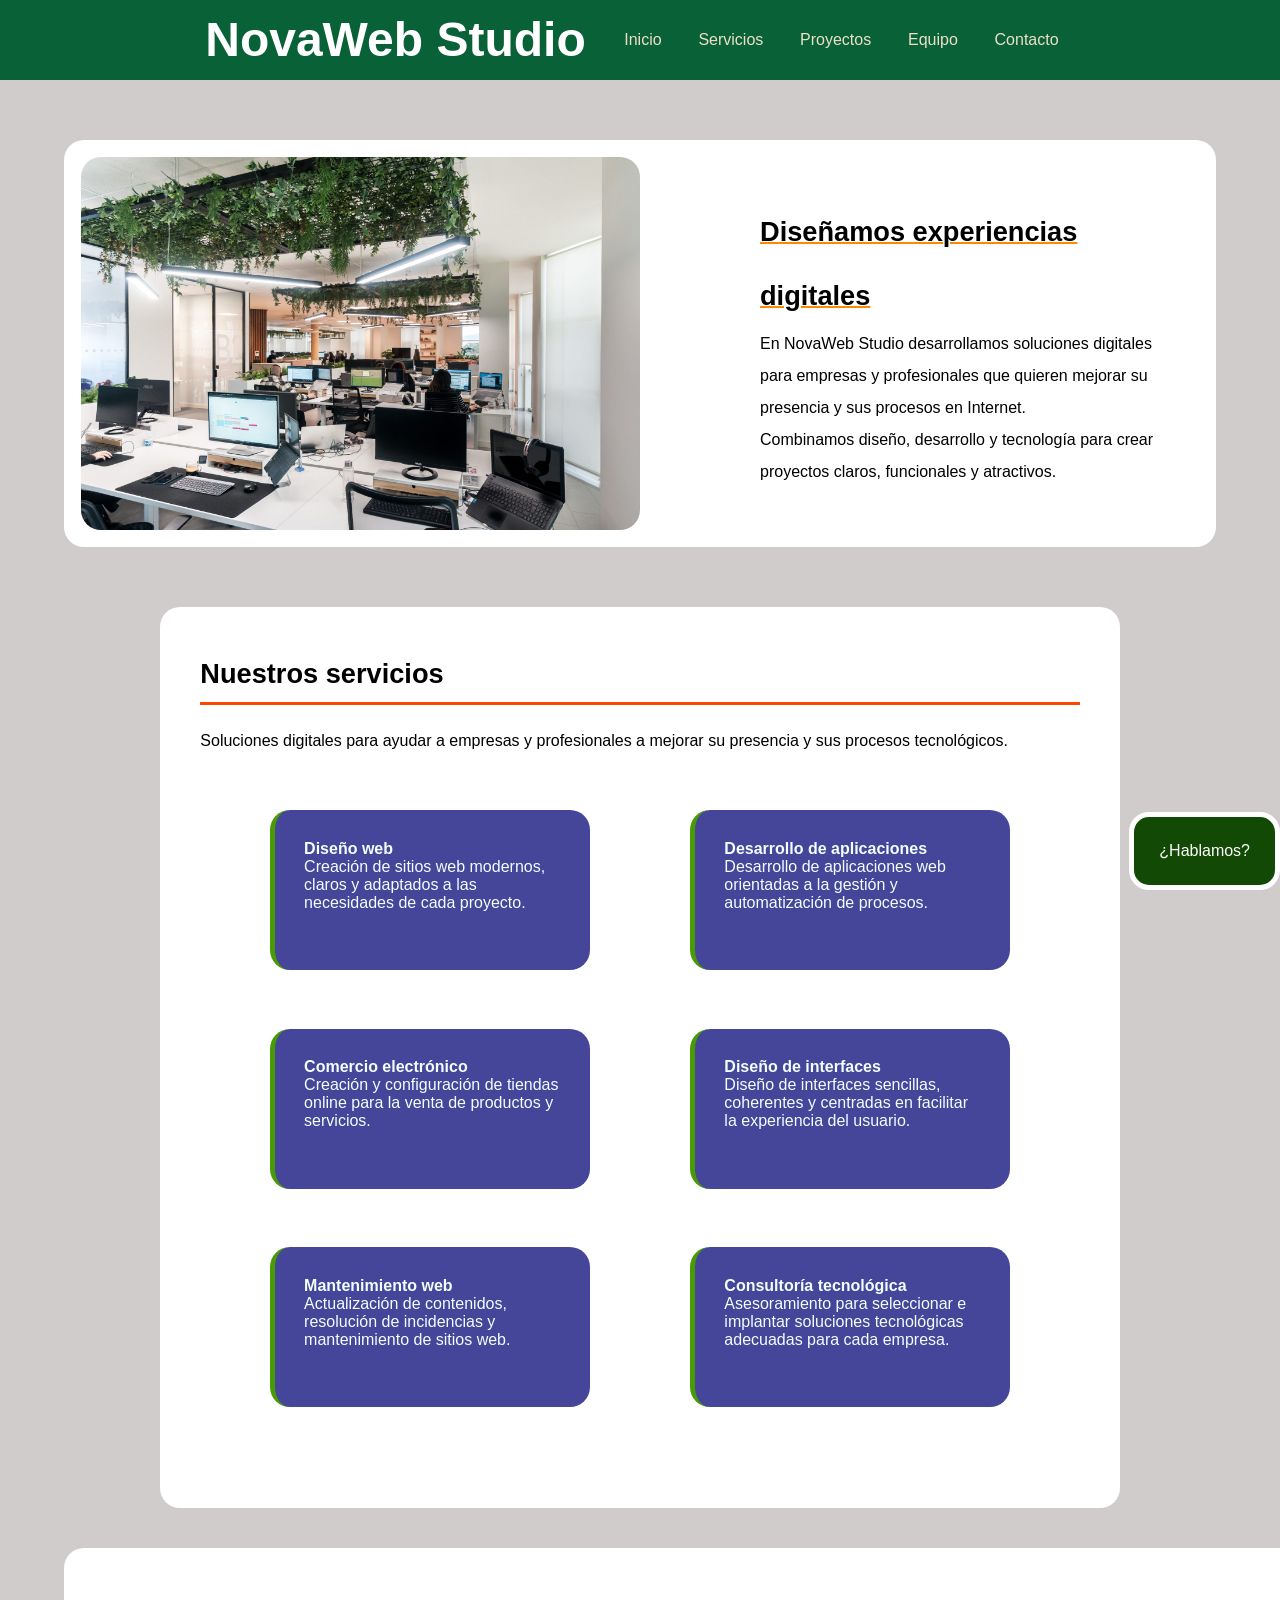
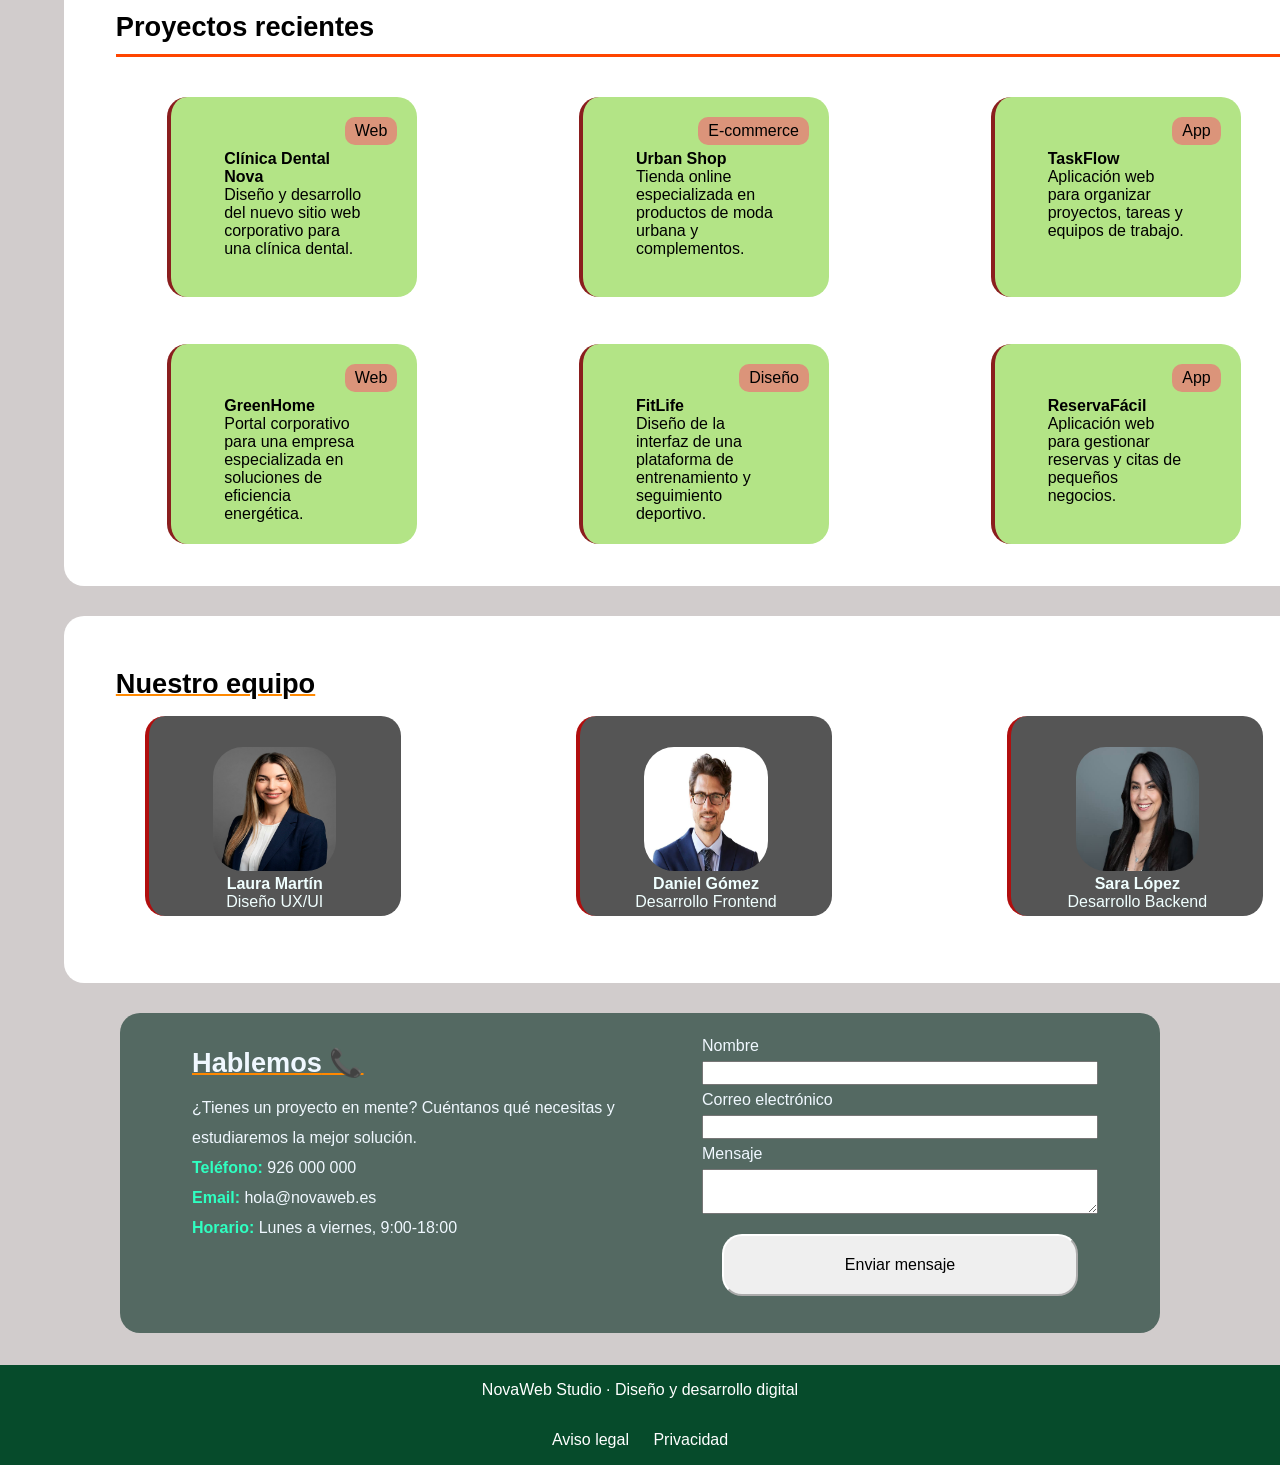
<file: Practica5/index.html>
<!DOCTYPE html>
<html lang="es">

<head>
    <meta charset="UTF-8">
    <meta name="viewport" content="width=device-width, initial-scale=1.0">
    <title>NovaWeb Studio</title>
    <link rel="stylesheet" href="estilos.css">
</head>

<body>
    <header>
        <h1>NovaWeb Studio</h1>
        <nav>
            <a href="#inicio">Inicio</a>
            <a href="#servicios">Servicios</a>
            <a href="#proyectos">Proyectos</a>
            <a href="#equipo">Equipo</a>
            <a href="#contacto">Contacto</a>
        </nav>
    </header>
    <main>
        <section id="inicio" class="presentacion">
            <img src="img/estudio.jpg" alt="Equipo de NovaWeb Studio trabajando">
            <div class="texto">
                <h2>Diseñamos experiencias digitales</h2>
                <p>En NovaWeb Studio desarrollamos soluciones digitales para empresas y profesionales que
                    quieren mejorar su presencia y sus procesos en Internet.</p>
                <p>Combinamos diseño, desarrollo y tecnología para crear proyectos claros, funcionales y
                    atractivos.</p>
            </div>
        </section>
        <section id="servicios">
            <h2>Nuestros servicios</h2>
            <p class="introduccion-servicios">Soluciones digitales para ayudar a empresas y profesionales a
                mejorar su presencia y sus procesos tecnológicos.</p>
            <div class="contenedor-servicios">
                <article class="servicio">
                    <h3>Diseño web</h3>
                    <p>Creación de sitios web modernos, claros y adaptados a las necesidades de cada
                        proyecto.</p>
                </article>
                <article class="servicio">
                    <h3>Desarrollo de aplicaciones</h3>
                    <p>Desarrollo de aplicaciones web orientadas a la gestión y automatización de
                        procesos.</p>
                </article>
                <article class="servicio">
                    <h3>Comercio electrónico</h3>
                    <p>Creación y configuración de tiendas online para la venta de productos y servicios.</p>
                </article>
                <article class="servicio">
                    <h3>Diseño de interfaces</h3>
                    <p>Diseño de interfaces sencillas, coherentes y centradas en facilitar la experiencia del
                        usuario.</p>
                </article>
                <article class="servicio">
                    <h3>Mantenimiento web</h3>
                    <p>Actualización de contenidos, resolución de incidencias y mantenimiento de sitios
                        web.</p>
                </article>
                <article class="servicio">
                    <h3>Consultoría tecnológica</h3>
                    <p>Asesoramiento para seleccionar e implantar soluciones tecnológicas adecuadas para cada
                        empresa.</p>
                </article>
            </div>
        </section>
        <section id="proyectos">
            <h2>Proyectos recientes</h2>
            <div class="contenedor-proyectos">
                <article class="proyecto">
                    <span class="etiqueta">Web</span>
                    <h3>Clínica Dental Nova</h3>
                    <p>Diseño y desarrollo del nuevo sitio web corporativo para una clínica dental.</p>
                </article>
                <article class="proyecto">
                    <span class="etiqueta">E-commerce</span>
                    <h3>Urban Shop</h3>
                    <p>Tienda online especializada en productos de moda urbana y complementos.</p>
                </article>
                <article class="proyecto">
                    <span class="etiqueta">App</span>
                    <h3>TaskFlow</h3>
                    <p>Aplicación web para organizar proyectos, tareas y equipos de trabajo.</p>
                </article>
                <article class="proyecto">
                    <span class="etiqueta">Web</span>
                    <h3>GreenHome</h3>
                    <p>Portal corporativo para una empresa especializada en soluciones de eficiencia
                        energética.</p>
                </article>
                <article class="proyecto">
                    <span class="etiqueta">Diseño</span>
                    <h3>FitLife</h3>
                    <p>Diseño de la interfaz de una plataforma de entrenamiento y seguimiento deportivo.</p>
                </article>
                <article class="proyecto">
                    <span class="etiqueta">App</span>
                    <h3>ReservaFácil</h3>
                    <p>Aplicación web para gestionar reservas y citas de pequeños negocios.</p>
                </article>
            </div>
        </section>
        <section id="equipo">
            <h2>Nuestro equipo</h2>
            <div class="contenedor-equipo">
                <article class="miembro">
                    <img src="img/laura.jpg" alt="Laura Martín">
                    <h3>Laura Martín</h3>
                    <p>Diseño UX/UI</p>
                </article>
                <article class="miembro">
                    <img src="img/daniel.jpg" alt="Daniel Gómez">
                    <h3>Daniel Gómez</h3>
                    <p>Desarrollo Frontend</p>
                </article>
                <article class="miembro">
                    <img src="img/sara.jpg" alt="Sara López">
                    <h3>Sara López</h3>
                    <p>Desarrollo Backend</p>
                </article>
            </div>
        </section>
        <section id="contacto" class="contacto">
            <div class="datos-contacto">
                <h2>Hablemos</h2>
                <p>¿Tienes un proyecto en mente? Cuéntanos qué necesitas y estudiaremos la mejor solución.</p>
                <p><strong>Teléfono:</strong> 926 000 000</p>
                <p><strong>Email:</strong> hola@novaweb.es</p>
                <p><strong>Horario:</strong> Lunes a viernes, 9:00-18:00</p>
            </div>
            <form class="formulario">
                <label for="nombre">Nombre</label>
                <input type="text" id="nombre" required>
                <label for="email">Correo electrónico</label>
                <input type="email" id="email" required>
                <label for="mensaje">Mensaje</label>
                <textarea id="mensaje" required></textarea>
                <button type="submit">Enviar mensaje</button>
            </form>
        </section>
    </main>
    <a href="#contacto" class="ayuda">¿Hablamos?</a>
    <footer>
        <p>NovaWeb Studio · Diseño y desarrollo digital</p>
        <p>
            <a href="#">Aviso legal</a>
            <a href="#">Privacidad</a>
        </p>
    </footer>
</body>

</html>
</file>
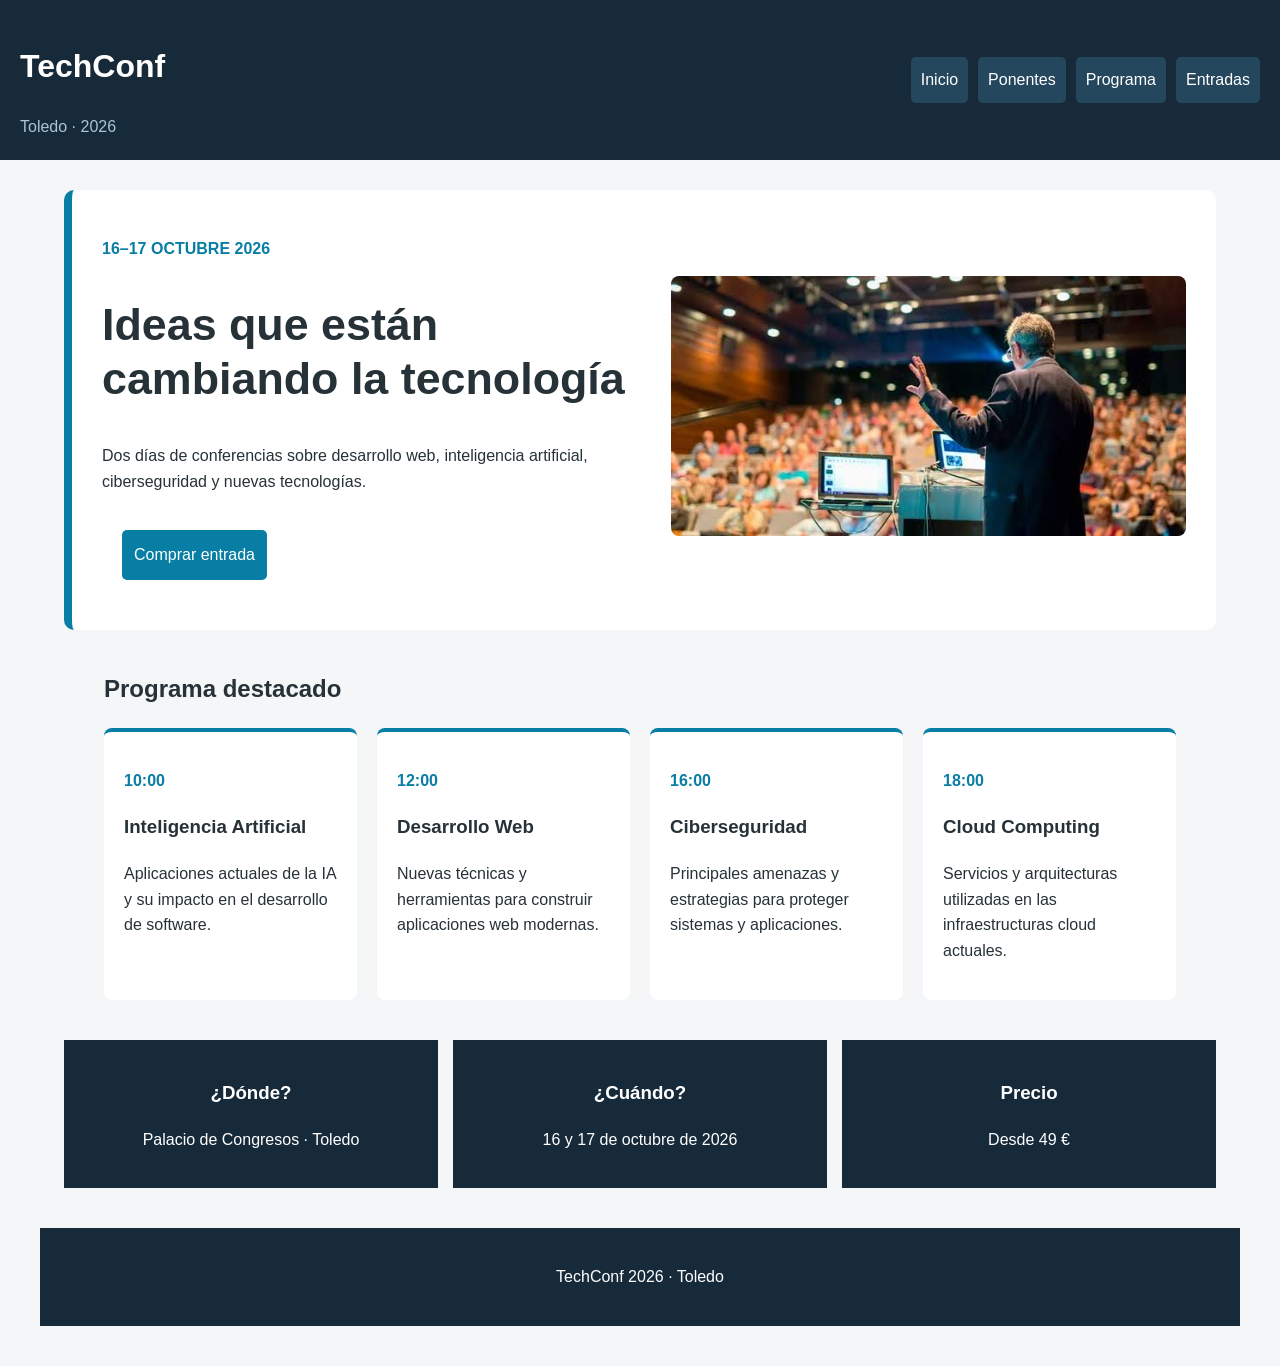
<file: hastaPrimerExamen/Practica 6/index.html>
<!DOCTYPE html>
<html lang="es">

<head>
    <meta charset="UTF-8">
    <meta name="viewport" content="width=device-width, initial-scale=1.0">
    <title>TechConf 2026</title>
    <link rel="stylesheet" href="estilos.css">
</head>

<body>
    <header class="cabecera">
        <div class="logo">
            <h1>TechConf</h1>
            <p>Toledo · 2026</p>
        </div>
        <nav class="menu">
            <a href="#">Inicio</a>
            <a href="#">Ponentes</a>
            <a href="#">Programa</a>
            <a href="#">Entradas</a>
        </nav>
    </header>
    <main class="contenedor">
        <section class="presentacion">
            <div class="presentacion-texto">
                <p class="fecha">16–17 OCTUBRE 2026</p>
                <h2>Ideas que están cambiando la tecnología</h2>
                <p>Dos días de conferencias sobre desarrollo web,
                    inteligencia artificial, ciberseguridad y nuevas tecnologías.</p>
                <a href="#" class="boton">Comprar entrada</a>
            </div>
            <div class="presentacion-imagen">
                <img src="imagenes/conferencia.jpeg" alt="Conferencia tecnológica">
            </div>
        </section>
        <section class="programa">
            <h2>Programa destacado</h2>
            <div class="tarjetas">
                <article class="tarjeta">
                    <p class="hora">10:00</p>
                    <h3>Inteligencia
                        Artificial</h3>
                    <p>Aplicaciones actuales de la IA y su impacto en el desarrollo de
                        software.</p>
                </article>
                <article class="tarjeta">
                    <p class="hora">12:00</p>
                    <h3>Desarrollo Web</h3>
                    <p>Nuevas
                        técnicas y herramientas para construir aplicaciones web modernas.</p>
                </article>
                <article class="tarjeta">
                    <p class="hora">16:00</p>
                    <h3>Ciberseguridad</h3>
                    <p>Principales amenazas y estrategias para proteger
                        sistemas y aplicaciones.</p>
                </article>
                <article class="tarjeta">
                    <p class="hora">18:00</p>
                    <h3>Cloud
                        Computing</h3>
                    <p>Servicios y arquitecturas utilizadas en las infraestructuras cloud
                        actuales.</p>
                </article>
            </div>
        </section>
        <section class="informacion">
            <div>
                <h3>¿Dónde?</h3>
                <p>Palacio de Congresos · Toledo</p>
            </div>
            <div>
                <h3>¿Cuándo?</h3>
                <p>16 y 17 de octubre de 2026</p>
            </div>
            <div>
                <h3>Precio</h3>
                <p>Desde 49 €</p>
            </div>
        </section>
    </main>
    <footer class="pie">
        <p>TechConf 2026 · Toledo</p>
    </footer>
</body>

</html>
</file>
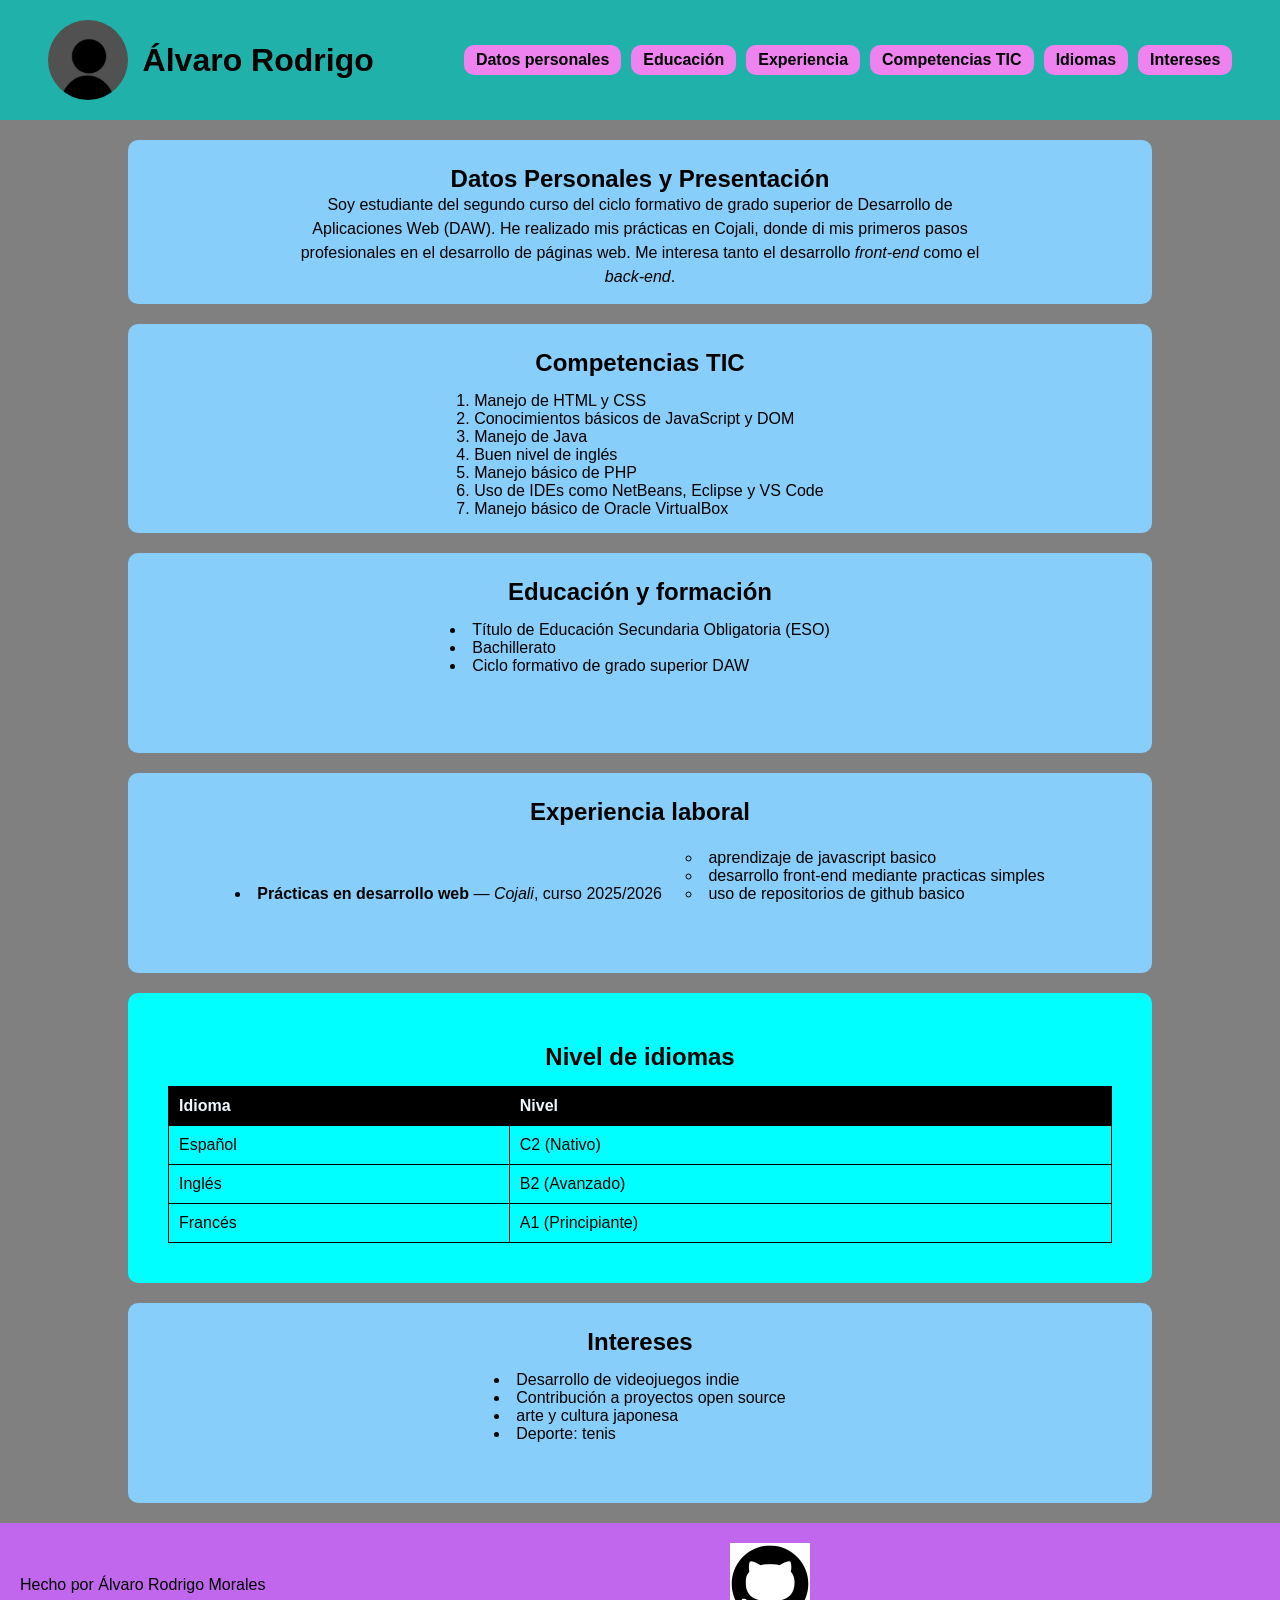
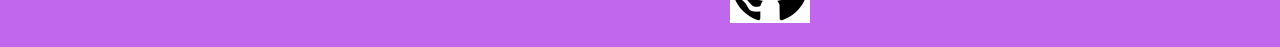
<file: curriculum_practica2/curriculum.html>
<!DOCTYPE html>
<html lang="es">

<head>
    <meta charset="UTF-8">
    <meta name="viewport" content="width=device-width, initial-scale=1.0">
    <title>Currículum</title>
    <link rel="stylesheet" href="css/estilos.css">
</head>

<body>
    <header id="inicio">
        <div id="presentacion">
            <img id="pfp" src="images/pfp.jpeg" alt="foto de perfil de Álvaro Rodrigo" width="80">
            <h1>Álvaro Rodrigo</h1>
        </div>
        <nav>
            <a href="#DatosPersonales">Datos personales</a>
            <a href="#EducacionYFormacion">Educación</a>
            <a href="#Experiencia">Experiencia</a>
            <a href="#habilidades">Competencias TIC</a>
            <a href="#Idiomas">Idiomas</a>
            <a href="#Intereses">Intereses</a>
        </nav>
    </header>
    <main>
        <article class="cuerpo1">
            <h2 id="DatosPersonales">Datos Personales y Presentación</h2>
            <p>
                Soy estudiante del segundo curso del ciclo formativo de grado superior de
                Desarrollo de Aplicaciones Web (DAW).
                He realizado mis prácticas en Cojali, donde di mis primeros pasos
                profesionales en el desarrollo de páginas web.
                Me interesa tanto el desarrollo <em>front-end</em> como el <em>back-end</em>.
            </p>
        </article>
    </main>
    <article class="cuerpo2">
        <h2 id="habilidades">Competencias TIC</h2>
        <ol>
            <li>Manejo de HTML y CSS</li>
            <li>Conocimientos básicos de JavaScript y DOM</li>
            <li>Manejo de Java</li>
            <li>Buen nivel de inglés</li>
            <li>Manejo básico de PHP</li>
            <li>Uso de IDEs como NetBeans, Eclipse y VS Code</li>
            <li>Manejo básico de Oracle VirtualBox</li>
        </ol>
    </article>
    <article class="cuerpo2">
        <h2 id="EducacionYFormacion">Educación y formación</h2>
        <ul>
            <li>Título de Educación Secundaria Obligatoria (ESO)</li>
            <li>Bachillerato</li>
            <li>
                Ciclo formativo de grado superior DAW
            </li>
        </ul>
    </article>
    <article class="cuerpo2">
        <h2 id="Experiencia">Experiencia laboral</h2>
        <ul>
            <li>
                <strong>Prácticas en desarrollo web</strong> — <cite>Cojali</cite>, curso 2025/2026
                <ul>
                    <li>aprendizaje de javascript basico</li>
                    <li>desarrollo front-end mediante practicas simples</li>
                    <li>uso de repositorios de github basico</li>
                </ul>
            </li>
        </ul>
    </article>
    <article class="cuerpo3">
        <h2 id="Idiomas">Nivel de idiomas</h2>
        <table>
            <thead>
                <tr>
                    <th>Idioma</th>
                    <th>Nivel</th>
                </tr>
            </thead>
            <tbody>
                <tr>
                    <td>Español</td>
                    <td>C2 (Nativo)</td>
                </tr>
                <tr>
                    <td>Inglés</td>
                    <td>B2 (Avanzado)</td>
                </tr>
                <tr>
                    <td>Francés</td>
                    <td>A1 (Principiante)</td>
                </tr>
            </tbody>
        </table>
    </article>
    <article class="cuerpo2">
        <h2 id="Intereses">Intereses</h2>
        <ul>
            <li>Desarrollo de videojuegos indie</li>
            <li>Contribución a proyectos open source</li>
            <li>arte y cultura japonesa</li>
            <li>Deporte: tenis</li>
        </ul>
    </article>
    <footer>
        Hecho por Álvaro Rodrigo Morales
        <div>
             <a href="https://github.com/AlvaroRodrigo69" target="_blank">
                <img src="images/images.png" alt="logo de GitHub" width="80"/>
             </a>
        </div>
    </footer>
</body>

</html>
</file>
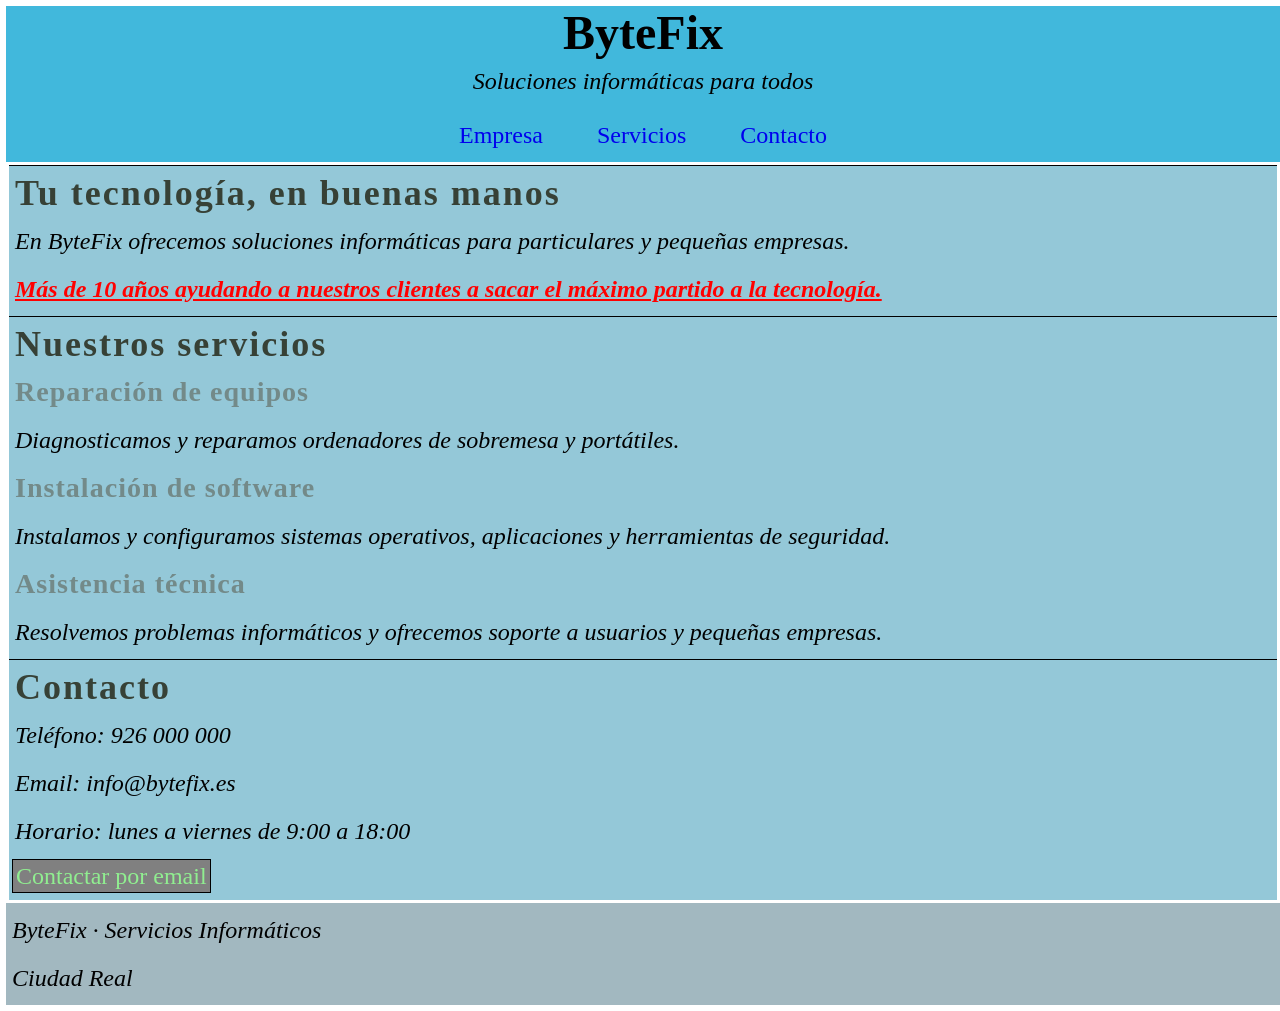
<file: Practica3/empresa.html>
<!DOCTYPE html>
<html lang="es">

<head>
    <meta charset="UTF-8">
    <meta name="viewport" content="width=device-width, initial-scale=1.0">
    <title>ByteFix - Servicios Informáticos</title>
    <link rel="stylesheet" href="estilos.css">
</head>

<body>
    <header id="cabecera">
        <h1>ByteFix</h1>
        <p class="eslogan">Soluciones informáticas para todos</p>
    </header>
    <nav>
        <a href="#empresa">Empresa</a>
        <a href="#servicios">Servicios</a>
        <a href="#contacto">Contacto</a>
    </nav>
    <main>
        <section id="empresa">
            <h2>Tu tecnología, en buenas manos</h2>
            <p>
                En ByteFix ofrecemos soluciones informáticas para
                particulares y pequeñas empresas.
            </p>
            <p class="destacado">
                Más de 10 años ayudando a nuestros clientes
                a sacar el máximo partido a la tecnología.
            </p>
        </section>
        <section id="servicios">
            <h2>Nuestros servicios</h2>
            <h3>Reparación de equipos</h3>
            <p>
                Diagnosticamos y reparamos ordenadores de sobremesa
                y portátiles.
            </p>
            <h3>Instalación de software</h3>
            <p>
                Instalamos y configuramos sistemas operativos,
                aplicaciones y herramientas de seguridad.
            </p>
            <h3>Asistencia técnica</h3>
            <p>
                Resolvemos problemas informáticos y ofrecemos
                soporte a usuarios y pequeñas empresas.
            </p>
        </section>
        <section id="contacto">
            <h2>Contacto</h2>
            <p>Teléfono: 926 000 000</p>
            <p>Email: info@bytefix.es</p>
            <p>Horario: lunes a viernes de 9:00 a 18:00</p>
            <a class="boton" href="mailto:info@bytefix.es">
                Contactar por email
            </a>
        </section>
    </main>
    <footer>
        <p>ByteFix · Servicios Informáticos</p>
        <p>Ciudad Real</p>
    </footer>
</body>

</html>
</file>
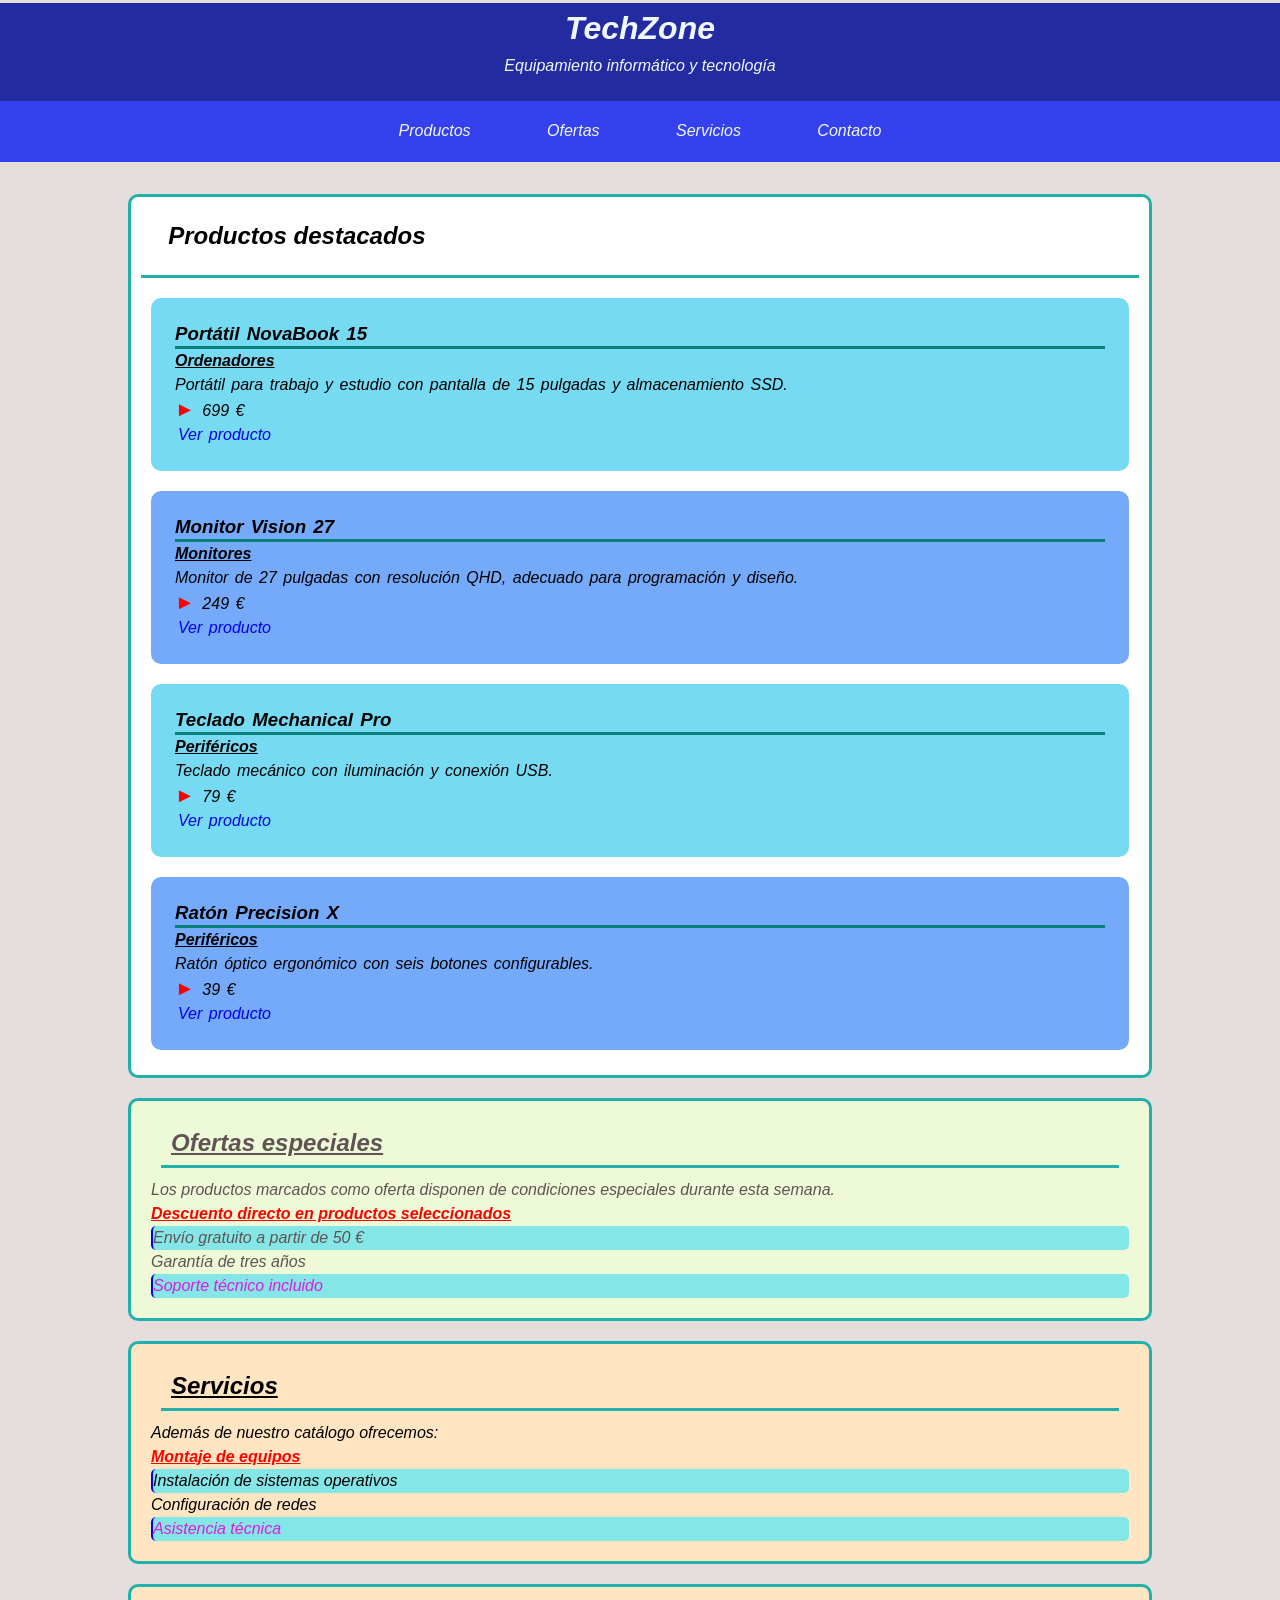
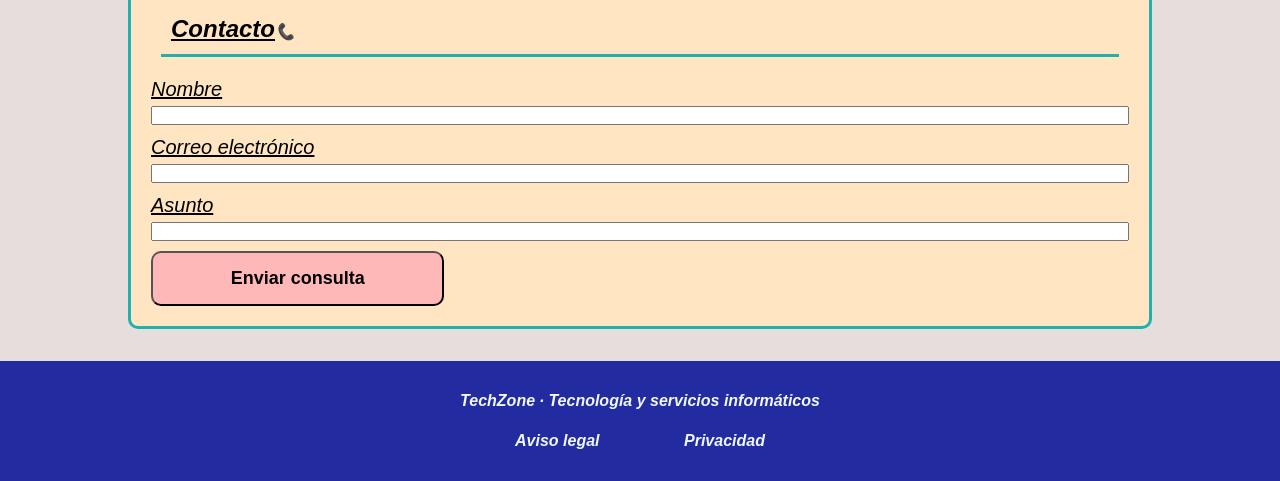
<file: practica4/practica4.html>
<!DOCTYPE html>
<html lang="es">

<head>
    <meta charset="UTF-8">
    <meta name="viewport" content="width=device-width, initial-scale=1.0">
    <title>TechZone - Catálogo</title>
    <link rel="stylesheet" href="estilos.css">
</head>

<body>
    <header id="cabecera">
        <h1>TechZone</h1>
        <p>Equipamiento informático y tecnología</p>
        <nav>
            <a href="#productos">Productos</a>
            <a href="#ofertas">Ofertas</a>
            <a href="#servicios">Servicios</a>
            <a href="#contacto">Contacto</a>
        </nav>
    </header>
    <main>
        <section id="productos">
            <h2>Productos destacados</h2>
            <article class="producto">
                <h3>Portátil NovaBook 15</h3>
                <p class="categoria">Ordenadores</p>
                <p>Portátil para trabajo y estudio con pantalla de
                    15 pulgadas y almacenamiento SSD.</p>
                <p class="precio">699 €</p>
                <a href="#" class="comprar">Ver producto</a>
            </article>
            <article class="producto oferta">
                <h3>Monitor Vision 27</h3>
                <p class="categoria">Monitores</p>
                <p>Monitor de 27 pulgadas con resolución QHD,
                    adecuado para programación y diseño.</p>
                <p class="precio">249 €</p>
                <a href="#" class="comprar">Ver producto</a>
            </article>
            <article class="producto">
                <h3>Teclado Mechanical Pro</h3>
                <p class="categoria">Periféricos</p>
                <p>Teclado mecánico con iluminación y conexión USB.</p>
                <p class="precio">79 €</p>
                <a href="#" class="comprar">Ver producto</a>
            </article>
            <article class="producto oferta">
                <h3>Ratón Precision X</h3>
                <p class="categoria">Periféricos</p>
                <p>Ratón óptico ergonómico con seis botones configurables.</p>
                <p class="precio">39 €</p>
                <a href="#" class="comprar">Ver producto</a>
            </article>
        </section>
        <section id="ofertas">
            <h2>Ofertas especiales</h2>
            <p>Los productos marcados como oferta disponen de
                condiciones especiales durante esta semana.</p>
            <ul>
                <li>Descuento directo en productos seleccionados</li>
                <li>Envío gratuito a partir de 50 €</li>
                <li>Garantía de tres años</li>
                <li>Soporte técnico incluido</li>
            </ul>
        </section>
        <section id="servicios">
            <h2>Servicios</h2>
            <p>Además de nuestro catálogo ofrecemos:</p>
            <ul>
                <li>Montaje de equipos</li>
                <li>Instalación de sistemas operativos</li>
                <li>Configuración de redes</li>
                <li>Asistencia técnica</li>
            </ul>
        </section>
        <section id="contacto">
            <h2>Contacto</h2>
            <form>
                <label for="nombre">Nombre</label>
                <input type="text" id="nombre" required>
                <label for="email">Correo electrónico</label>
                <input type="email" id="email" required>
                <label for="asunto">Asunto</label>
                <input type="text" id="asunto">
                <button type="submit">Enviar consulta</button>
            </form>
        </section>
    </main>
    <footer>
        <p>TechZone · Tecnología y servicios informáticos</p>
        <p>
            <a href="https://www.example.com">Aviso legal</a>
            <a href="https://www.example.com">Privacidad</a>
        </p>
    </footer>
</body>

</html>
</file>
<file: Practica5/estilos.css>
* {
    box-sizing: border-box;
    font-size: 16px;
    font-family: Arial, Helvetica, sans-serif;
    margin: 0px;
    justify-content: center;
    width: 20px auto;
}

body {
    background-color: rgb(209, 204, 204);
}
header {
    display: flex;
    background-color: rgb(8, 97, 55);
    flex-direction: row;
    color: rgb(255, 255, 255);
    line-height: 500%;
    justify-content: center;
    gap: 1.4em; 
    align-items: center;
}

header h1 {
    font-size: 3em;
    font-weight: bolder;
}

nav a {
    color: rgb(238, 223, 201);
    padding:1.01em;
    text-decoration: none;
}

nav a:hover {
    background-color: rgb(8, 58, 35);
    color: rgb(255, 146, 127);
    border-radius: 10px;
}

main{
    width: 90%;
    margin: 2rem auto;
}

.presentacion {
    justify-content: center;
    align-items: center;
    display: flex;
    flex-direction: row;
    margin: 60px auto;
    border-radius: 20px;
    gap: 5em;
    padding: 1.5%;
    background-color: rgb(255, 255, 255);
}

.presentacion div {
    padding: 2.5em;
}

.presentacion img {
    width: 50%;
    height: 50%;
    border-radius: 20px;
}

.texto {
    line-height: 400%;
}

h2 {
    font-family: 'Trebuchet MS', 'Lucida Sans Unicode', 'Lucida Grande', 'Lucida Sans', Arial, sans-serif;
    font-size: 1.7rem;
    text-decoration: 2px solid underline rgb(255, 136, 0) ;
}

.texto p {
    line-height: 200%;
}

#servicios {
    width: 60em;
    justify-content: center;
    background-color: rgb(255, 255, 255);
    margin: 3.5% auto;
    border-radius: 20px;
    padding: 3.5%;
}

#servicios h2 {
    line-height: 200%;
    text-decoration: none;
    border-bottom: 3px solid orangered;
    margin-bottom: 1.02em;
}

.contenedor-servicios {
    justify-content: center;
    align-items: center;
    display: flex;
    flex-direction: row;
    flex-wrap: wrap;
    margin: 1% auto;
    gap: 5%;
    padding: 2.5%;
}

.servicio {
    width: 20em;
    height: 10em;
    color: azure;
    border-left: 5px solid rgb(72, 155, 4);
    background-color: rgb(69, 69, 153);
    border-radius: 20px;
    margin: 3.5%;
    padding: 3.5%;
    
}
.servicio:hover{
    transform: rotate(5deg) scale(1.1);
}

#proyectos {
    width: 80em;
    justify-content: center;
    align-items: center;
    margin: 2px auto;
    background-color: rgb(255, 255, 255);
    border-radius: 20px;
    padding: 4.5%;
}

.contenedor-proyectos {
    display: grid;
    grid-template-columns: repeat(3, 3fr);
    gap: 5%;
}

.proyecto {
    position: relative;
    width: 250px;
    height: 200px;
    background-color: rgb(179, 228, 134);
    border-left: 4px solid rgb(138, 30, 30);
    border-radius: 20px;
    margin: 3.5% auto;
    padding: 15%;
}

.proyecto:hover{
    transform: rotate(5deg) scale(1.1);
}

#proyectos h2 {
    line-height: 200%;
    text-decoration: none;
    border-bottom: 3px solid orangered;
    margin-bottom: 1.02em;
}

.etiqueta {
    position: absolute;
    background-color: rgb(219, 148, 122);
    border-radius: 10px;
    top:20px;
    right:20px;
    padding: 5px 10px; 
}

#equipo {
    width: 80em;
    background-color: rgb(255, 255, 255);
    border-radius: 20px;
    padding: 4.5%;
    margin: 30px auto;
}

.contenedor-equipo {
    display: grid;
    grid-template-columns: repeat(3, 3fr);
    gap: 10%;
}

.miembro {
    width: 16rem;
    height: 200px;
    background-color: rgb(85, 85, 85);
    border-left:4px solid rgb(177, 14, 14) ;
    border-radius: 20px;
    margin: 5% auto;
    color: azure;
    padding: 10%;
    text-align: center;
}

.miembro img {
    width: 65%;
    height: 90%;
    border-radius: 30px;
}

.contacto {
    display: flex;
    width: 65em;
    height: 20rem;
    flex-direction: row;
    margin: auto;
    background-color: rgb(84, 105, 98);
    border-radius: 20px;
    color: aliceblue;
}

.datos-contacto {
    padding: 20px;
    width: 50%;
    line-height: 60px;
}

.datos-contacto h2::after {
    content: " \1F4DE";
}

.datos-contacto p {
    line-height: 30px;
}

.formulario {
    display: flex;
    flex-direction: column;
    padding: 10px;
    width: 40%;
    line-height: 30px;
}

strong {
    color: rgb(47, 255, 193);
}

textarea {
    height: 15%;
}

button {
    margin: 20px;
    padding: 20px;
    color: rgb(0, 0, 0);
    border-radius: 20px;
    border-color: white;
}

button:hover {
    background-color: rgb(11, 57, 209);
    border: 3px solid rgb(3, 41, 97);
    color: white;
}
button:active{
    background-color: rgb(7, 30, 105);
    border: 3px solid rgb(3, 41, 97);
}

.ayuda {
    background: rgb(17, 73, 5);
    border: 5px solid white;
    color: white;
    border-radius: 20px;
    text-align: center;
    padding: 25px;
    position: fixed;
    right: 0;
    bottom: 10px;
    text-decoration: none;
}
.ayuda:hover{
    background:linear-gradient( rgb(17, 73, 5),rgb(42, 201, 90));
}

footer {
    line-height: 50px;
    background-color: rgb(6, 75, 43);
    color: white;
    text-align: center;
}

footer a {
    color: white;
    text-decoration: none;
    padding:10px;
    margin: 20px auto;
}

footer a:hover {
    color: rgb(255, 141, 47);
    background-color: rgb(5, 43, 25);
    border-radius: 20px;
}
</file>
<file: hastaPrimerExamen/Practica 6/estilos.css>
body {
    margin: 0;
    font-family: Arial, Helvetica, sans-serif;
    background-color: #f4f6f8;
    color: #263238;
    line-height: 1.6;
}

header {
    display: flex;
    background-color: #172a3a;
    color: white;
    padding: 20px;
    flex-direction: row;
    align-items: center;
}

header h1 {
    font-size: 2rem;
}

.logo p {
    margin: 0;
    color: #a8c5da;
}

.menu {
    display: flex;
    gap: 10px;
    margin-left: auto;

}

.menu a {
    text-decoration: none;
    color: white;
    background-color: #24475e;
    border-radius: 5px;
    padding: 10px;
}

.contenedor {
    width: 90%;
    max-width: 1200px;
    margin: 30px auto;
}

.presentacion {
    display: grid;
    grid-template-columns: 3fr 2fr;
    align-items: center;
    background-color: white;
    padding: 30px;
    border-radius: 10px;
}

img {
    width: 100%;
    border-radius: 8px;
}

.presentacion h2 {
    font-size: 2.8rem;
    line-height: 1.2;
}

.boton {
    display: inline-block;
    background-color: #087ea4;
    padding: 12px;
    margin: 20px;
    border-radius: 5px;
    color: white;
    text-decoration: none;
}

.fecha {
    color: #087ea4;
    font-weight: bold;
}

.programa {
    margin: 40px;
}

.tarjetas {
    display: grid;
    position: static;
    grid-template-columns: repeat(4, 1fr);
    gap: 20px;
}

.tarjeta {
    position: relative;
    background-color: white;
    padding: 20px;
    border-radius: 8px;
    border-top: solid 4px #087ea4;
}

.hora {
    font-weight: bold;
    color: #087ea4;
}

.informacion {
    display: grid;
    grid-template-columns: repeat(3,1fr);
    gap: 15px;
    margin-top: 40px;
}

.informacion div {
    background-color: #172a3a;
    color: white;
    padding: 20px;
    text-align: center;
}

footer {
    margin: 40px;
    padding: 20px;
    background-color: #172a3a;
    text-align: center;
    color: white;
}

@media (700px<=width<1000px) {
    .contenedor {
        width: 94%;
        
    }

    header {
        flex-wrap: wrap;
        background-color: #294c60;
        
    }

    .menu {
        gap: 6px;
        margin-left: auto;

    }

    .menu a {
        color: white;
        background-color: #3b6f88;
        border-radius: 5px;
        padding: 10px;
    }

    .presentacion {
        display: grid;
        grid-template-columns: 2fr;
        background-color: #eef6fa;
        padding: 20px;
    }

    .presentacion h2 {
        font-size: 2.3rem;
        color: #174f68;
    }

    .tarjetas {
        display: grid;
        position: static;
        grid-template-columns: repeat(2, 1fr);
    }

    .tarjeta {
        background-color: #f7fbfd;
        border-top: solid, 4px, #3b82a0;
    }

    .informacion {
        grid-template-columns: repeat(3, 1fr);
    }

    .informacion div {
        background-color: #294c60;
    }
}

@media(width<700px) {
    .contenedor {
        width: 94%;
        background-color: #fff4e6;
        color: #3d2b1f;
    }

    header {
        flex-direction: column;
        gap: 18px;
        background-color: #7a3e21;
        width: 100%;
    }

    .menu {
        flex-direction: column;
        width: 100%;
        margin: auto;
        text-align: center;
    }

    .menu a {
        background-color: #a85d32;
    }

    .presentacion {
        grid-template-columns: 1fr;
        flex-direction: column-reverse;
        background-color: #fffaf4;
    }

    .boton {
        display: block;
        margin: 0;
        width: 100%;
        background-color: #c65f28;
        text-align: center;
    }

    .tarjetas {
        grid-template-columns: 1fr;
        background-color: #fff8ef;
        border-top: #c65f28;
    }

    .informacion {
        flex-direction: column;
    }

    .informacion div {
        background-color: #7a3e21;
    }

    .programa .informacion {
        margin-top: 25px;
    }

    footer {
        padding: 15px;
        background-color: #7a3e21;
        color: #fff7ed;
    }
}

@media (orientation: landscape) {

    .presentacion {
        border-left: 8px solid #087ea4;
    }

    img {
        max-height: 260px;
        width: auto;
    }
}

@media print {

    .menu {
        display: none;
    }

    .boton {
        display: none;
    }

    img {
        display: none;
    }

    body {
        background-color: white;
        color: black;
    }

    .header,
    .informacion,
    footer {
        background-color: white;
        color: black;
    }

    .presentacion {
        grid-template-columns: 1fr;
    }
    .tarjetas{
        grid-template-columns: repeat(2,1fr);
    }
    .tarjeta{
        background-color: white;
        border-radius: 0px;
        border: 1px solid black;
        border-left: 0;
    }
}
</file>
<file: curriculum_practica2/css/estilos.css>
* {
    padding: 0;
    margin: auto;
    box-sizing: border-box;
}

body {
    background-color: gray;
    font-family: 'Segoe UI', Verdana, sans-serif;
    color: #000000;
}

header {
    background: lightseagreen;
    text-align: center;
    min-height: 120px;
    display: flex;
    flex-wrap: wrap;
    align-items: center;
    justify-content: space-evenly;
    gap: 15px;
    padding: 10px;
}

#presentacion {
    display: flex;
    align-items: center;
    gap: 15px;
}

#pfp {
    border-radius: 50%;
}

header nav {
    display: flex;
    flex-wrap: wrap;
    gap: 10px;
    justify-content: center;
}

header nav a {
    background-color: violet;
    text-decoration: none;
    color: black;
    border-radius: 10px;
    padding: 6px 12px;
    font-weight: 600;
    transition: background-color 0.2s ease, color 0.2s ease;
}

header nav a:hover {
    background-color: #9b30ff;
    color: aliceblue;
}

h2 {
    font-size: 1.5rem;
    font-weight: bold;
    padding-top: 10px;
}

.cuerpo1 {
    background: lightskyblue;
    text-align: center;
    width: 80%;
    min-height: 150px;
    border-radius: 10px;
    padding: 15px;
    margin: 20px auto;
}

.cuerpo1 p {
    font-weight: normal;
    line-height: 1.5;
    max-width: 700px;
}

.cuerpo2 {
    background: lightskyblue;
    text-align: center;
    border-radius: 10px;
    width: 80%;
    min-height: 200px;
    padding: 15px;
    margin: 20px auto;
}

.cuerpo2 h2 {
    font-weight: bold;
}

.cuerpo2 ol {
    list-style-position: inside;
    padding-left: 0; 
    text-align: left; 
    display: inline-block;
    margin-top: 15px;
}

.cuerpo2 ul {
    list-style-position: inside;
    padding-left: 0; 
    text-align: left; 
    display: inline-block;
    margin-top: 15px;
}

.cuerpo2 li ul {
    list-style-type: circle;
    margin-top: 8px;
    margin-left: 20px;
    font-weight: normal;
}

.cuerpo1 dfn,
.cuerpo1 cite {
    color: #205c56;
}

.cuerpo1 code,
.cuerpo2 code {
    background-color: #e8f4ff;
    padding: 2px 6px;
    border-radius: 4px;
    font-family: 'Courier New', monospace;
}

small {
    font-size: 0.85rem;
    color: #333333;
}

.volver {
    text-align: right;
    margin-top: 10px;
}

.volver a {
    text-decoration: none;
    color: #205c56;
    font-weight: 600;
}

.volver a:hover {
    text-decoration: underline;
}

.cuerpo3 {
    background-color: aqua;
    display: flex;
    flex-direction: column;
    justify-content: center;
    align-items: center;
    padding: 40px;
    width: 80%;
    margin: 20px auto;
    border-radius: 10px;
}

table {
    width: 100%;
    border-collapse: collapse;
    margin-top: 15px;
}

th, td {
    border: 1px solid black;
    padding: 10px;
    text-align: left;
}

th {
    background-color: #000000;
    font-weight: bold;
    color: aliceblue;
}

footer {
    background-color: rgb(193, 103, 238);
    display: flex;
    flex-wrap: wrap;
    align-items: center;
    justify-content: space-between;
    gap: 15px;
    padding: 20px;
}

footer div {
    display: flex;
    align-items: center;
    gap: 15px;
}

footer a {
    color: #1a0033;
    font-weight: 600;
    text-decoration: none;
}

footer a:hover {
    text-decoration: underline;
}
</file>
<file: Practica3/estilos.css>
*{
    padding: 3px;
    margin:0px;
}
#cabecera{
    text-align: center;
    background-color: rgb(65, 184, 220);
}

body{
    font-family: 'Times New Roman', Times, serif;
    font-size: 1.5rem;
    line-height: 1.75em;
    height:100%;
    width: 100%;
    
}
p{

    font-style: italic;
}
nav{ 
    display: flex;
    background-color: rgb(65, 184, 220);
    justify-content: center;
    align-items: center;
    gap: 3rem;
}

nav a{
    text-decoration: none;
}

nav a:hover{
    color:red;
    background-color: rgb(48, 132, 158);
    border-radius: 10px;
}


#empresa{
    background-color:#94c8d8;
    border-top: 1px solid black;
    
}

h1{
    font-weight: bold;
}

h2{
    letter-spacing: 2px;
    font-weight: bold;
    color: rgb(55, 65, 54);
}

h3{
    letter-spacing: 1px;
    font-weight: bold;
    color: rgb(115, 138, 137);
}

.destacado{
    text-decoration: underline;
    font-weight: bold;
    color:red;
}

#servicios{
    background-color: #94c8d8;
    border-top: 1px solid black;
}

#contacto{
    background-color: #94c8d8;
    border-top: 1px solid black;
}
footer{
    background-color: #a2b8c0;
}

#contacto a{
    border:  1px solid black;
    text-decoration: none;
    color: lightgreen;
    background-color: gray;
}
</file>
<file: practica4/estilos.css>
*{
    padding: 0px;
    margin:0px;
}
body{
    font-family: sans-serif;
    font-style: italic;
    background-color: #e6dddd;
}
#cabecera{
    text-align: center;
    background-color: rgb(35, 43, 160);
    color:aliceblue;
}
#cabecera h1{
    padding: 7px;
    margin: 3px;
}
#cabecera p{
    padding-bottom: 2%;
}
nav{
    background-color: rgb(53, 65, 238);
    padding-top: 1.7%;
    justify-content: center;
    padding-bottom: 1.7%;
    word-spacing: 4em;
}
nav a{
    color: aliceblue;
    text-decoration: none;
    padding:4px;
}
nav a:hover{
    color:rgb(219, 48, 71);
    text-decoration: none;
    background-color: rgb(17, 25, 131);;
    border-radius: 10px;
    box-shadow: 5px 5px 20px rgb(142, 148, 226);;
}
main{
    width: 80%;
    margin: 2rem auto;
}
#productos{
    background-color: rgb(255, 255, 255);
    line-height: 1.5rem;
    border-radius: 10px;
    padding-bottom: 5px;
    border:3px solid lightseagreen;
}
#productos h2{
    padding: 1.7rem;
    border-bottom: 3px solid lightseagreen;
    margin-right: 10px;
    margin-left: 10px;
}
.producto{
    padding: 1.5rem;
    word-spacing: 2px;
    background-color: rgb(118, 218, 243);
    margin: 20px;
    border-radius: 10px;
}
.producto:hover{
    box-shadow: 5px 5px 20px black;
    transform: scale(1.02);
}
.producto h3 {
    border-bottom: 3px solid rgb(10, 126, 120);
}
.producto a{
    text-decoration: none;
    padding:3px;
}
.producto a:hover{
    color:rgb(238, 19, 48);
    text-decoration: none;
    background-color: rgb(10, 168, 207);
    border-radius: 10px;
}
.producto.oferta{
    background-color: rgb(117, 170, 250);
}
.producto.oferta a:hover{
    background-color: rgb(5, 78, 187);
}
.precio::before{
    content:"► ";
    font-size: 20px;
    color: red;

}
.categoria{
    text-decoration: underline;
    font-weight: bold;
}
#ofertas{
    margin-top: 20px;
    /*ejemplo de herencia*/
    color:rgb(97, 83, 83);
    padding: 20px;
    background-color: rgb(255, 255, 255);
    line-height: 1.5rem;
    border-radius: 10px;
    border:3px solid lightseagreen;
    background-color: rgb(238, 250, 215);
}
#ofertas h2{
    padding:10px;
    margin-bottom: 10px;
    border-bottom: 3px solid lightseagreen;
    margin-right: 10px;
    margin-left: 10px;
    text-decoration: underline;
}
#servicios{
    margin-top: 20px;
    padding: 20px;
    background-color: rgb(255, 255, 255);
    line-height: 1.5rem;
    border-radius: 10px;
    border:3px solid lightseagreen;
    background-color: rgb(255, 229, 194);
}
#servicios h2{
    padding:10px;
    margin-bottom: 10px;
    border-bottom: 3px solid lightseagreen;
    margin-right: 10px;
    margin-left: 10px;
    text-decoration: underline;
}
ul{
    list-style: none;
}
li:nth-child(even){
    background-color: rgb(132, 230, 230);
    border-left: 2px solid blue;
    border-radius: 5px;
}
li:first-child{
    text-decoration: underline;
    font-weight: bold;
    color:red;
}
li:last-child{
    color:rgb(224, 26, 224);
}
#contacto{
    margin-top: 20px;
    padding: 20px;
    background-color: rgb(255, 255, 255);
    line-height: 1.5rem;
    border-radius: 10px;
    border:3px solid lightseagreen;
    background-color: rgb(255, 229, 194);
}
#contacto h2{
    padding:10px;
    margin-bottom: 10px;
    border-bottom: 3px solid lightseagreen;
    margin-right: 10px;
    margin-left: 10px;
    text-decoration: underline;
}
#contacto h2::after{
    content: "\1F4DE";
    font-size: medium;
    display: inline-block;
}
form{
    display: flex;
    flex-direction: column;
    padding-top: 10px;
}
label{
    font-size: 20px;
    text-decoration: underline;
    padding-bottom: 5px;
}
input{
    margin-bottom: 10px;
}
/*input[type="text"]{

}*/
button{
    padding: 15px;
    width: 30%;
    border-radius: 10px;
    font-weight: bold;
    font-size: large;
    background-color: rgb(255, 184, 184);
}
button:active{
    background-color: rgb(151, 59, 59);
}
footer{
    text-align: center;
    background-color: rgb(35, 43, 160);
    color:aliceblue;
    font-weight: bold;
    padding: 20px;
    line-height: 40px;
}
footer a{
    text-decoration: none;
    color:aliceblue;
    margin:auto 30px;
    padding:10px;
}
footer a:hover{
    background-color: rgb(103, 110, 202);
    border-radius: 10px;
    color:red;
}
</file>
